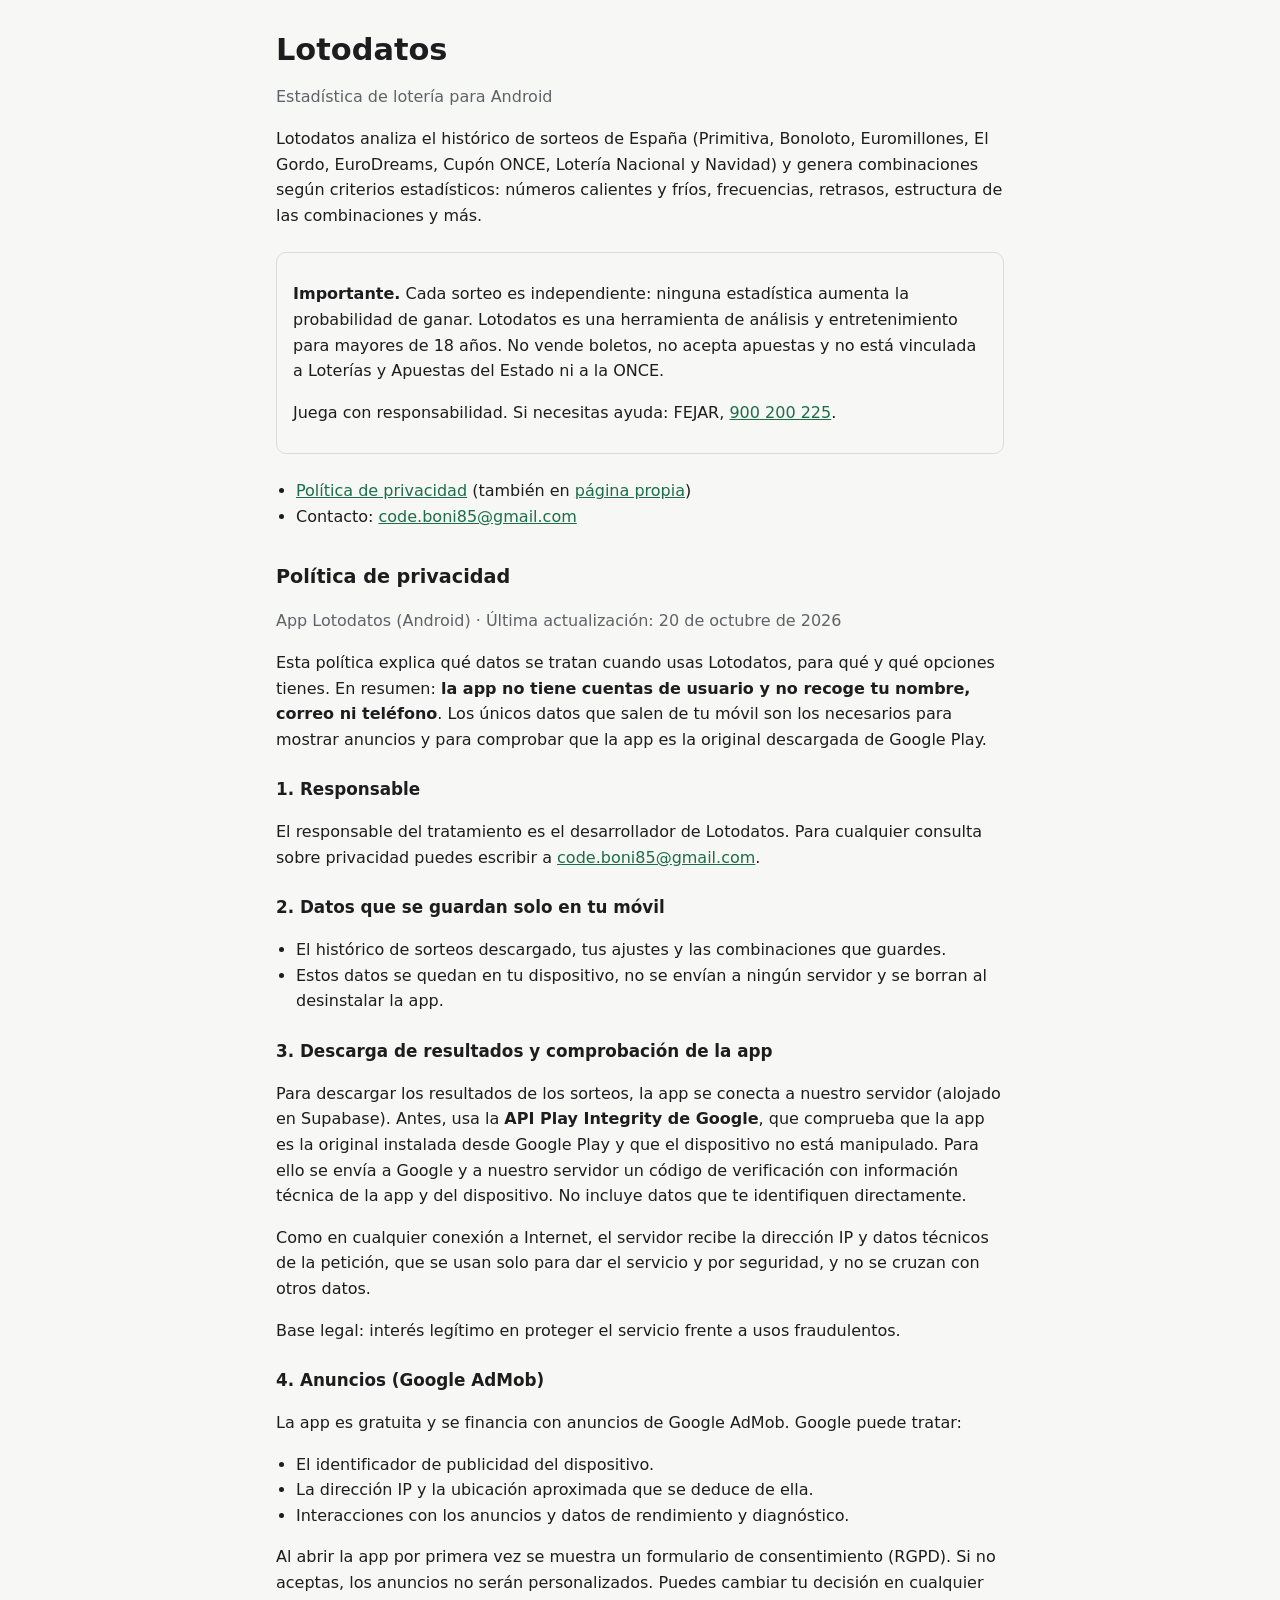
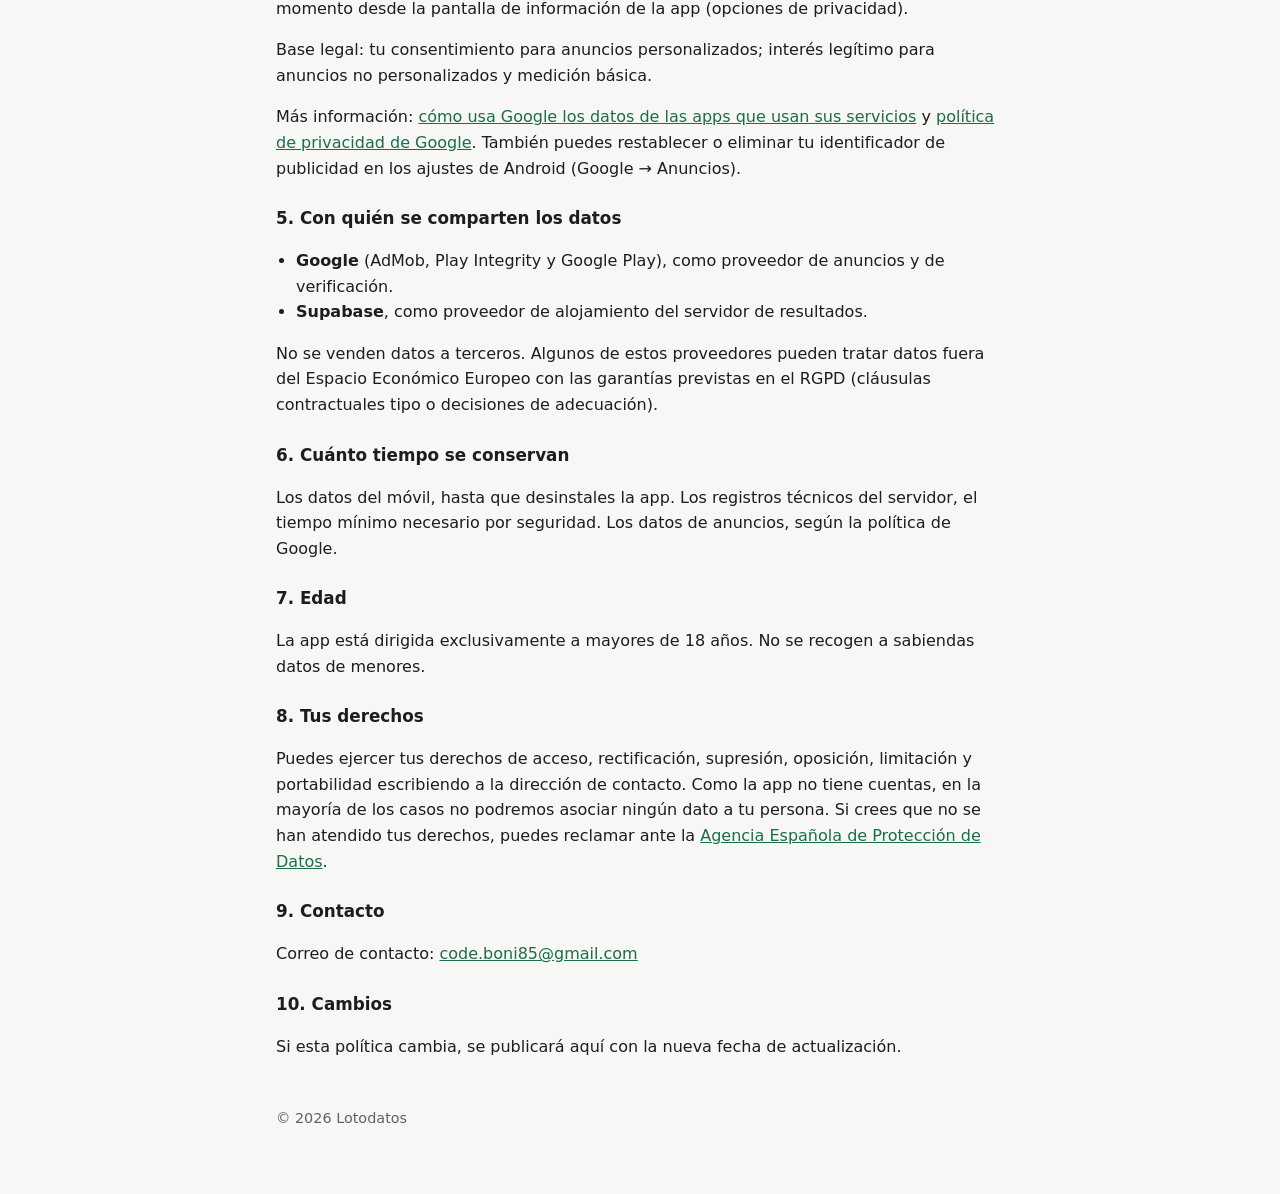
<file: index.html>
<!doctype html>
<html lang="es">
<head>
  <meta charset="utf-8">
  <meta name="viewport" content="width=device-width, initial-scale=1">
  <title>Lotodatos</title>
  <meta name="description" content="Lotodatos: estadísticas del histórico de sorteos de España para Android.">
  <link rel="stylesheet" href="estilo.css">
</head>
<body>
<main>
  <h1>Lotodatos</h1>
  <p class="suave">Estadística de lotería para Android</p>

  <p>Lotodatos analiza el histórico de sorteos de España (Primitiva, Bonoloto, Euromillones, El Gordo,
  EuroDreams, Cupón ONCE, Lotería Nacional y Navidad) y genera combinaciones según criterios estadísticos:
  números calientes y fríos, frecuencias, retrasos, estructura de las combinaciones y más.</p>

  <div class="aviso">
    <p><strong>Importante.</strong> Cada sorteo es independiente: ninguna estadística aumenta la probabilidad
    de ganar. Lotodatos es una herramienta de análisis y entretenimiento para mayores de 18 años. No vende
    boletos, no acepta apuestas y no está vinculada a Loterías y Apuestas del Estado ni a la ONCE.</p>
    <p>Juega con responsabilidad. Si necesitas ayuda: FEJAR, <a href="tel:900200225">900 200 225</a>.</p>
  </div>

  <ul>
    <li><a href="#privacidad">Política de privacidad</a> (también en <a href="privacidad.html">página propia</a>)</li>
    <li>Contacto: <a href="mailto:code.boni85@gmail.com">code.boni85@gmail.com</a></li>
  </ul>

  <h2 id="privacidad">Política de privacidad</h2>
  <p class="suave">App Lotodatos (Android) · Última actualización: 20 de octubre de 2026</p>

  <p>Esta política explica qué datos se tratan cuando usas Lotodatos, para qué y qué opciones tienes.
  En resumen: <strong>la app no tiene cuentas de usuario y no recoge tu nombre, correo ni teléfono</strong>.
  Los únicos datos que salen de tu móvil son los necesarios para mostrar anuncios y para comprobar que la app es la
  original descargada de Google Play.</p>

  <h3>1. Responsable</h3>
  <p>El responsable del tratamiento es el desarrollador de Lotodatos. Para cualquier consulta sobre privacidad
  puedes escribir a <a href="mailto:code.boni85@gmail.com">code.boni85@gmail.com</a>.</p>

  <h3>2. Datos que se guardan solo en tu móvil</h3>
  <ul>
    <li>El histórico de sorteos descargado, tus ajustes y las combinaciones que guardes.</li>
    <li>Estos datos se quedan en tu dispositivo, no se envían a ningún servidor y se borran al desinstalar la app.</li>
  </ul>

  <h3>3. Descarga de resultados y comprobación de la app</h3>
  <p>Para descargar los resultados de los sorteos, la app se conecta a nuestro servidor (alojado en Supabase).
  Antes, usa la <strong>API Play Integrity de Google</strong>, que comprueba que la app es la original
  instalada desde Google Play y que el dispositivo no está manipulado. Para ello se envía a Google y a nuestro
  servidor un código de verificación con información técnica de la app y del dispositivo. No incluye datos que
  te identifiquen directamente.</p>
  <p>Como en cualquier conexión a Internet, el servidor recibe la dirección IP y datos técnicos de la petición,
  que se usan solo para dar el servicio y por seguridad, y no se cruzan con otros datos.</p>
  <p>Base legal: interés legítimo en proteger el servicio frente a usos fraudulentos.</p>

  <h3>4. Anuncios (Google AdMob)</h3>
  <p>La app es gratuita y se financia con anuncios de Google AdMob. Google puede tratar:</p>
  <ul>
    <li>El identificador de publicidad del dispositivo.</li>
    <li>La dirección IP y la ubicación aproximada que se deduce de ella.</li>
    <li>Interacciones con los anuncios y datos de rendimiento y diagnóstico.</li>
  </ul>
  <p>Al abrir la app por primera vez se muestra un formulario de consentimiento (RGPD). Si no aceptas,
  los anuncios no serán personalizados. Puedes cambiar tu decisión en cualquier momento desde la pantalla de
  información de la app (opciones de privacidad).</p>
  <p>Base legal: tu consentimiento para anuncios personalizados; interés legítimo para anuncios no
  personalizados y medición básica.</p>
  <p>Más información: <a href="https://policies.google.com/technologies/partner-sites?hl=es">cómo usa Google los
  datos de las apps que usan sus servicios</a> y <a href="https://policies.google.com/privacy?hl=es">política de
  privacidad de Google</a>. También puedes restablecer o eliminar tu identificador de publicidad en los ajustes de
  Android (Google → Anuncios).</p>

  <h3>5. Con quién se comparten los datos</h3>
  <ul>
    <li><strong>Google</strong> (AdMob, Play Integrity y Google Play), como proveedor de anuncios y de verificación.</li>
    <li><strong>Supabase</strong>, como proveedor de alojamiento del servidor de resultados.</li>
  </ul>
  <p>No se venden datos a terceros. Algunos de estos proveedores pueden tratar datos fuera del Espacio Económico
  Europeo con las garantías previstas en el RGPD (cláusulas contractuales tipo o decisiones de adecuación).</p>

  <h3>6. Cuánto tiempo se conservan</h3>
  <p>Los datos del móvil, hasta que desinstales la app. Los registros técnicos del servidor, el tiempo mínimo
  necesario por seguridad. Los datos de anuncios, según la política de Google.</p>

  <h3>7. Edad</h3>
  <p>La app está dirigida exclusivamente a mayores de 18 años. No se recogen a sabiendas datos de menores.</p>

  <h3>8. Tus derechos</h3>
  <p>Puedes ejercer tus derechos de acceso, rectificación, supresión, oposición, limitación y portabilidad
  escribiendo a la dirección de contacto. Como la app no tiene cuentas, en la mayoría de los casos no podremos
  asociar ningún dato a tu persona. Si crees que no se han atendido tus derechos, puedes reclamar ante la
  <a href="https://www.aepd.es">Agencia Española de Protección de Datos</a>.</p>

  <h3>9. Contacto</h3>
  <p id="contacto">Correo de contacto: <a href="mailto:code.boni85@gmail.com">code.boni85@gmail.com</a></p>

  <h3>10. Cambios</h3>
  <p>Si esta política cambia, se publicará aquí con la nueva fecha de actualización.</p>

  <footer>© 2026 Lotodatos</footer>
</main>
</body>
</html>
</file>
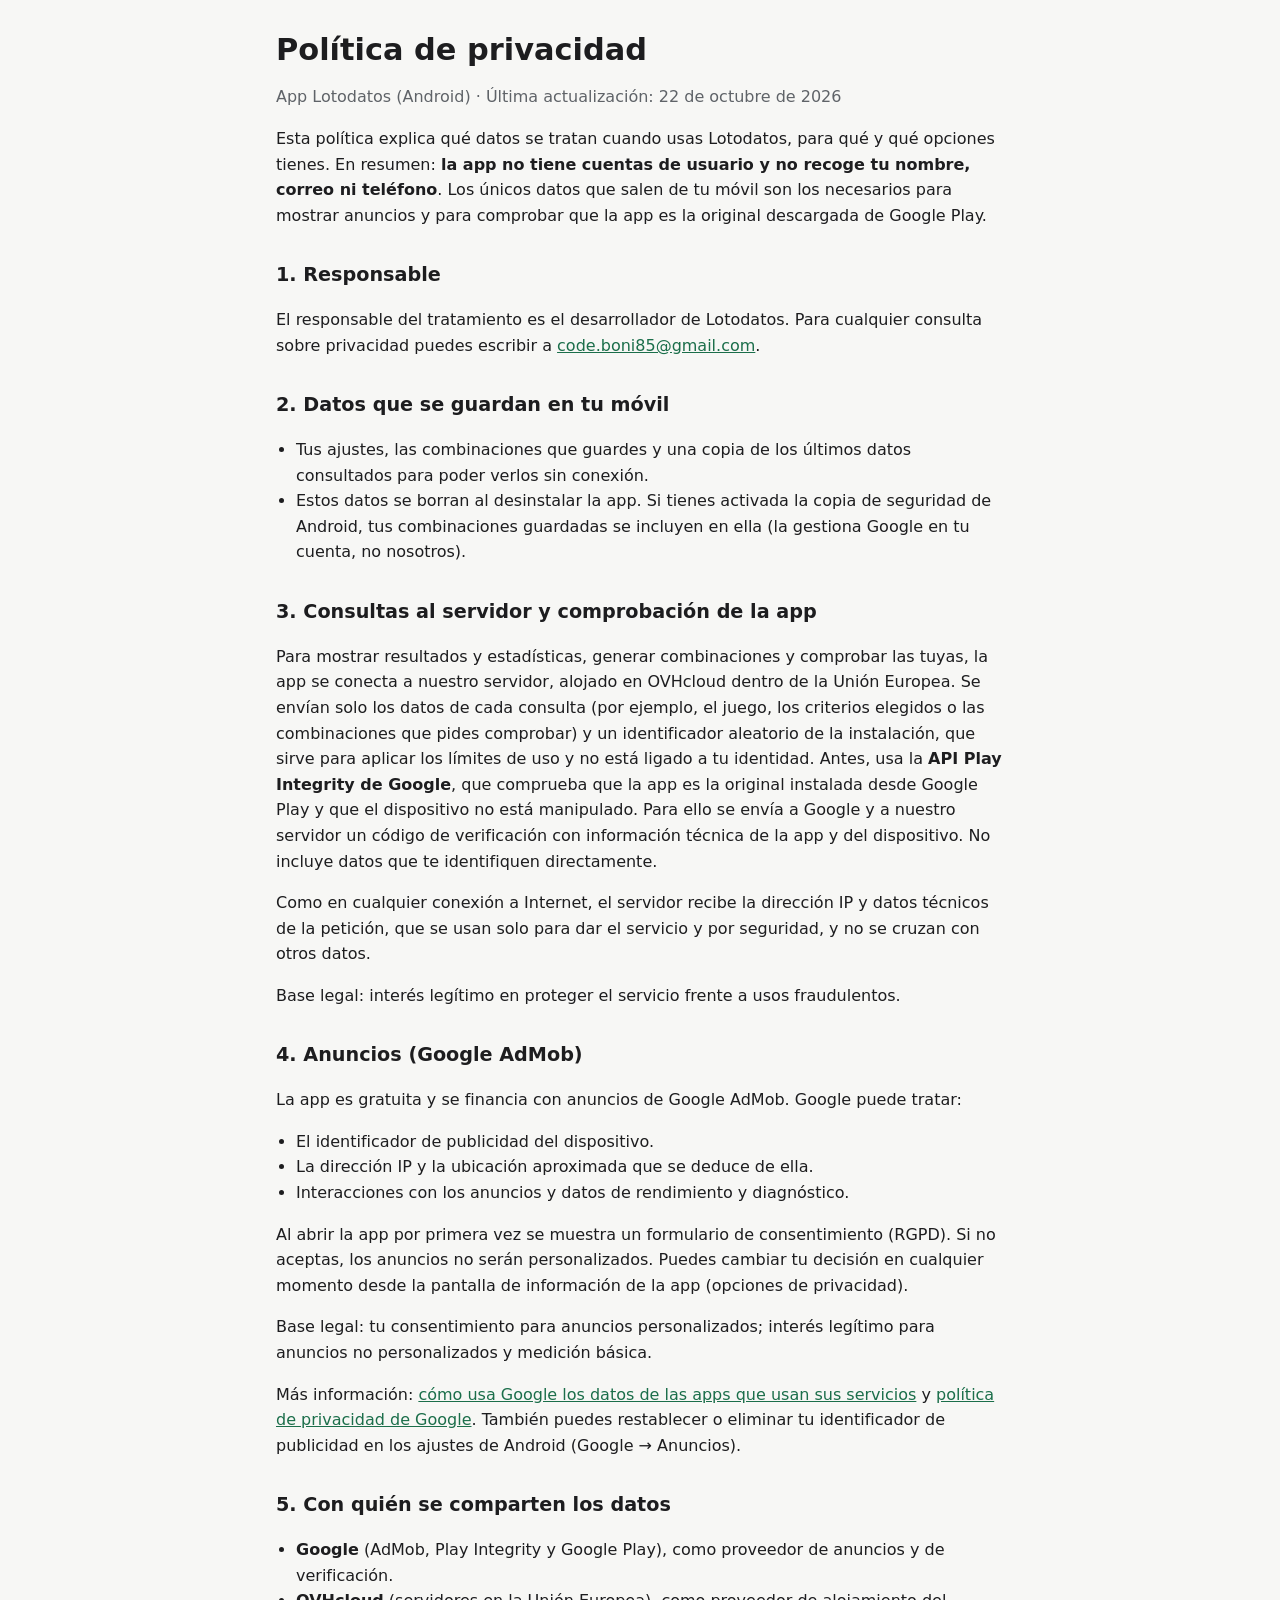
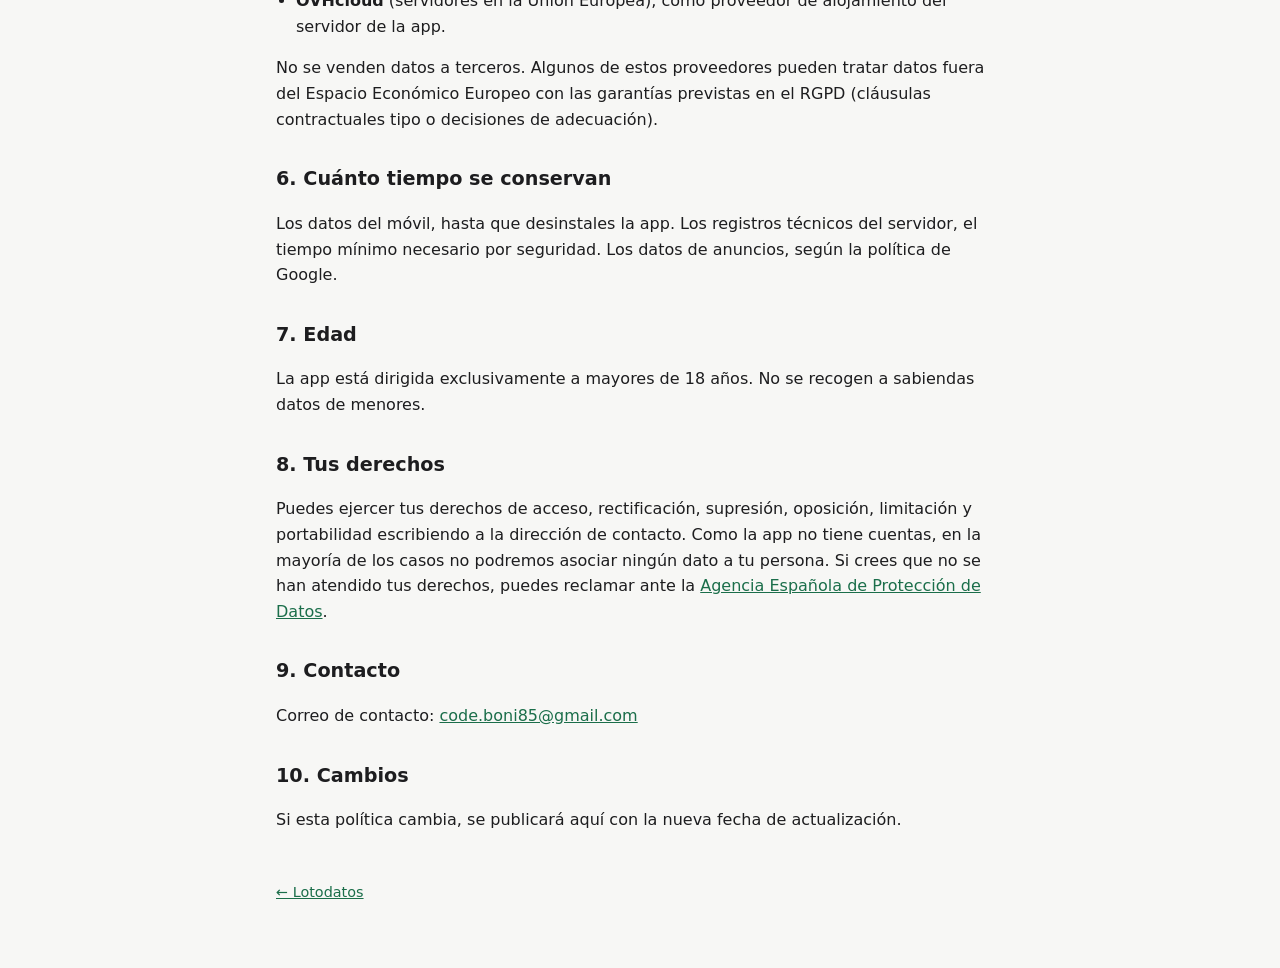
<file: privacidad.html>
<!doctype html>
<html lang="es">
<head>
  <meta charset="utf-8">
  <meta name="viewport" content="width=device-width, initial-scale=1">
  <title>Privacidad de Lotodatos</title>
  <meta name="description" content="Política de privacidad de la app Lotodatos para Android.">
  <link rel="stylesheet" href="estilo.css">
</head>
<body>
<main>
  <h1>Política de privacidad</h1>
  <p class="suave">App Lotodatos (Android) · Última actualización: 22 de octubre de 2026</p>

  <p>Esta política explica qué datos se tratan cuando usas Lotodatos, para qué y qué opciones tienes.
  En resumen: <strong>la app no tiene cuentas de usuario y no recoge tu nombre, correo ni teléfono</strong>.
  Los únicos datos que salen de tu móvil son los necesarios para mostrar anuncios y para comprobar que la app es la
  original descargada de Google Play.</p>

  <h2>1. Responsable</h2>
  <p>El responsable del tratamiento es el desarrollador de Lotodatos. Para cualquier consulta sobre privacidad
  puedes escribir a <a href="mailto:code.boni85@gmail.com">code.boni85@gmail.com</a>.</p>

  <h2>2. Datos que se guardan en tu móvil</h2>
  <ul>
    <li>Tus ajustes, las combinaciones que guardes y una copia de los últimos datos consultados para poder verlos sin conexión.</li>
    <li>Estos datos se borran al desinstalar la app. Si tienes activada la copia de seguridad de Android, tus
    combinaciones guardadas se incluyen en ella (la gestiona Google en tu cuenta, no nosotros).</li>
  </ul>

  <h2>3. Consultas al servidor y comprobación de la app</h2>
  <p>Para mostrar resultados y estadísticas, generar combinaciones y comprobar las tuyas, la app se conecta a
  nuestro servidor, alojado en OVHcloud dentro de la Unión Europea. Se envían solo los datos de cada consulta
  (por ejemplo, el juego, los criterios elegidos o las combinaciones que pides comprobar) y un identificador
  aleatorio de la instalación, que sirve para aplicar los límites de uso y no está ligado a tu identidad.
  Antes, usa la <strong>API Play Integrity de Google</strong>, que comprueba que la app es la original
  instalada desde Google Play y que el dispositivo no está manipulado. Para ello se envía a Google y a nuestro
  servidor un código de verificación con información técnica de la app y del dispositivo. No incluye datos que
  te identifiquen directamente.</p>
  <p>Como en cualquier conexión a Internet, el servidor recibe la dirección IP y datos técnicos de la petición,
  que se usan solo para dar el servicio y por seguridad, y no se cruzan con otros datos.</p>
  <p>Base legal: interés legítimo en proteger el servicio frente a usos fraudulentos.</p>

  <h2>4. Anuncios (Google AdMob)</h2>
  <p>La app es gratuita y se financia con anuncios de Google AdMob. Google puede tratar:</p>
  <ul>
    <li>El identificador de publicidad del dispositivo.</li>
    <li>La dirección IP y la ubicación aproximada que se deduce de ella.</li>
    <li>Interacciones con los anuncios y datos de rendimiento y diagnóstico.</li>
  </ul>
  <p>Al abrir la app por primera vez se muestra un formulario de consentimiento (RGPD). Si no aceptas,
  los anuncios no serán personalizados. Puedes cambiar tu decisión en cualquier momento desde la pantalla de
  información de la app (opciones de privacidad).</p>
  <p>Base legal: tu consentimiento para anuncios personalizados; interés legítimo para anuncios no
  personalizados y medición básica.</p>
  <p>Más información: <a href="https://policies.google.com/technologies/partner-sites?hl=es">cómo usa Google los
  datos de las apps que usan sus servicios</a> y <a href="https://policies.google.com/privacy?hl=es">política de
  privacidad de Google</a>. También puedes restablecer o eliminar tu identificador de publicidad en los ajustes de
  Android (Google → Anuncios).</p>

  <h2>5. Con quién se comparten los datos</h2>
  <ul>
    <li><strong>Google</strong> (AdMob, Play Integrity y Google Play), como proveedor de anuncios y de verificación.</li>
    <li><strong>OVHcloud</strong> (servidores en la Unión Europea), como proveedor de alojamiento del servidor de la app.</li>
  </ul>
  <p>No se venden datos a terceros. Algunos de estos proveedores pueden tratar datos fuera del Espacio Económico
  Europeo con las garantías previstas en el RGPD (cláusulas contractuales tipo o decisiones de adecuación).</p>

  <h2>6. Cuánto tiempo se conservan</h2>
  <p>Los datos del móvil, hasta que desinstales la app. Los registros técnicos del servidor, el tiempo mínimo
  necesario por seguridad. Los datos de anuncios, según la política de Google.</p>

  <h2>7. Edad</h2>
  <p>La app está dirigida exclusivamente a mayores de 18 años. No se recogen a sabiendas datos de menores.</p>

  <h2>8. Tus derechos</h2>
  <p>Puedes ejercer tus derechos de acceso, rectificación, supresión, oposición, limitación y portabilidad
  escribiendo a la dirección de contacto. Como la app no tiene cuentas, en la mayoría de los casos no podremos
  asociar ningún dato a tu persona. Si crees que no se han atendido tus derechos, puedes reclamar ante la
  <a href="https://www.aepd.es">Agencia Española de Protección de Datos</a>.</p>

  <h2>9. Contacto</h2>
  <p id="contacto">Correo de contacto: <a href="mailto:code.boni85@gmail.com">code.boni85@gmail.com</a></p>

  <h2>10. Cambios</h2>
  <p>Si esta política cambia, se publicará aquí con la nueva fecha de actualización.</p>

  <footer><a href="index.html">← Lotodatos</a></footer>
</main>
</body>
</html>
</file>
<file: estilo.css>
:root {
  --fondo: #f7f7f5;
  --texto: #1d1d1f;
  --suave: #5f6368;
  --acento: #1b6e4a;
  --borde: #dcdcd7;
}
@media (prefers-color-scheme: dark) {
  :root {
    --fondo: #141414;
    --texto: #ececec;
    --suave: #a0a0a0;
    --acento: #5cc492;
    --borde: #2e2e2e;
  }
}
* { box-sizing: border-box; }
body {
  margin: 0;
  background: var(--fondo);
  color: var(--texto);
  font: 16px/1.6 system-ui, -apple-system, "Segoe UI", Roboto, sans-serif;
}
main { max-width: 760px; margin: 0 auto; padding: 32px 16px 64px; }
h1 { font-size: 1.9rem; line-height: 1.2; margin: 0 0 4px; }
h2 { font-size: 1.2rem; margin: 32px 0 8px; }
p, li { color: var(--texto); }
.suave { color: var(--suave); }
a { color: var(--acento); }
ul { padding-left: 20px; }
.aviso {
  border: 1px solid var(--borde);
  border-radius: 10px;
  padding: 12px 16px;
  margin: 24px 0;
}
footer { margin-top: 48px; font-size: 0.9rem; color: var(--suave); }
h3 { font-size: 1.05rem; margin: 24px 0 6px; }
</file>
